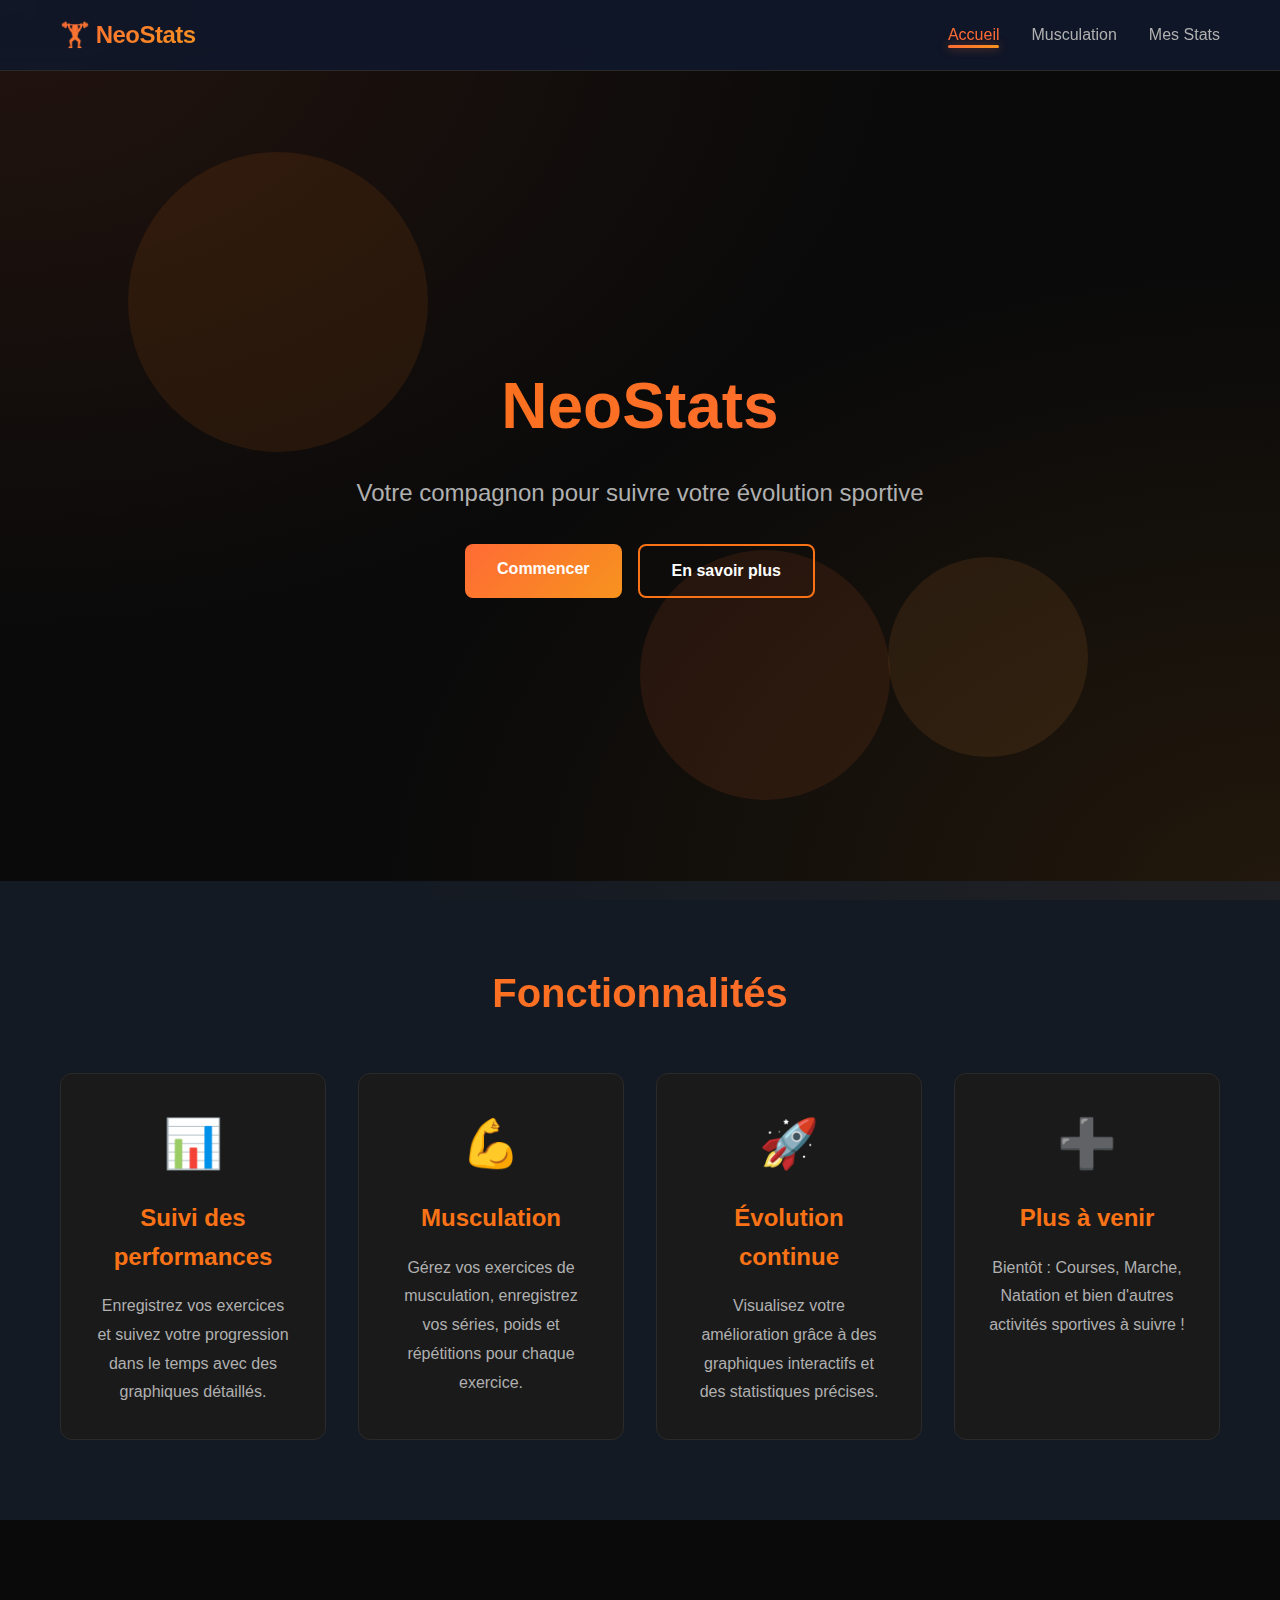
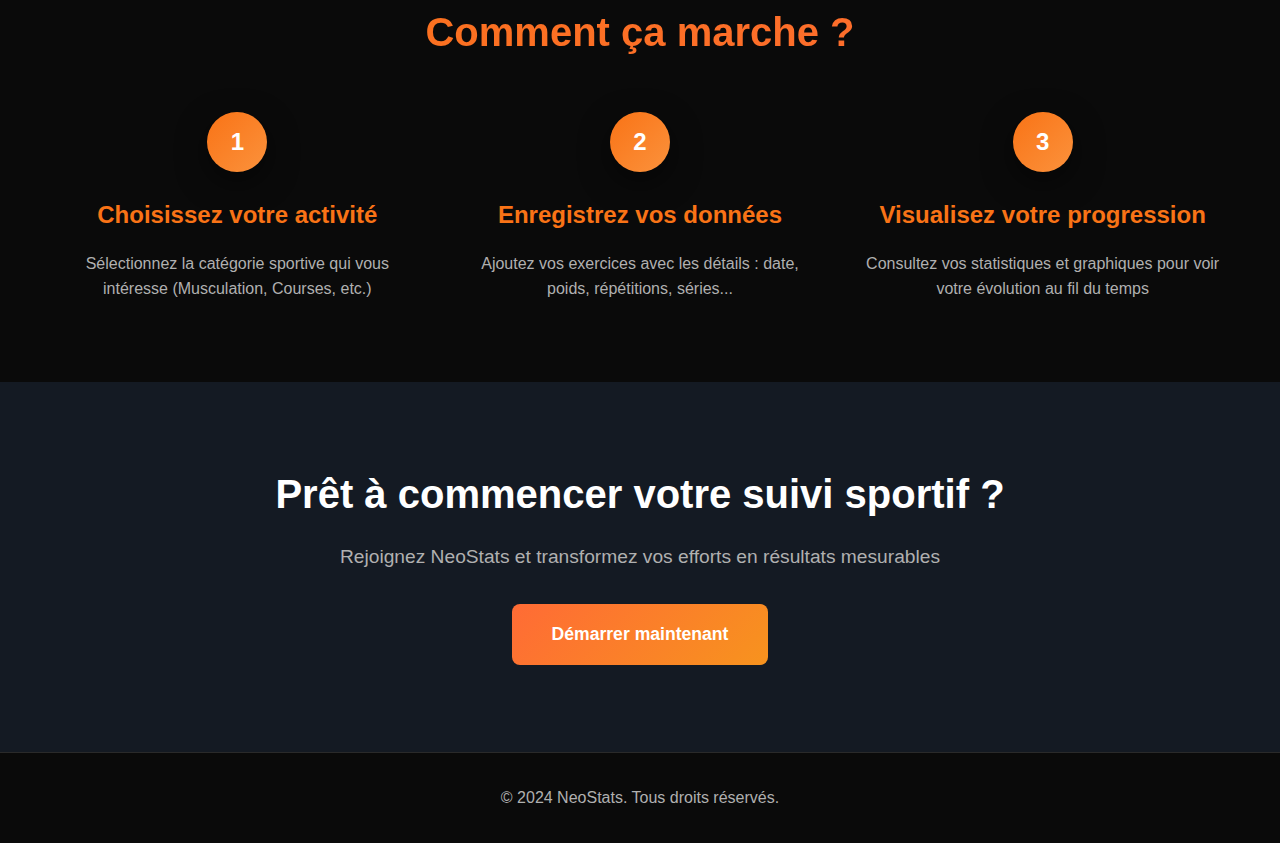
<file: index.html>
<!DOCTYPE html>
<html lang="fr">
  <head>
    <meta charset="UTF-8" />
    <meta name="viewport" content="width=device-width, initial-scale=1.0" />
    <title>NeoStats - Suivez votre évolution sportive</title>
    <link rel="stylesheet" href="css/style.css" />
  </head>
  <body>
    <!-- Navigation -->
    <nav class="navbar">
      <div class="container">
        <div class="nav-brand">
          <a href="index.html">
            <h1>🏋️ NeoStats</h1>
          </a>
        </div>
        <button
          class="mobile-menu-toggle"
          id="mobileMenuToggle"
          aria-label="Menu"
        >
          ☰
        </button>
        <ul class="nav-menu" id="navMenu">
          <li><a href="index.html" class="active">Accueil</a></li>
          <li><a href="musculation.html">Musculation</a></li>
          <li><a href="mes-stats.html">Mes Stats</a></li>
        </ul>
      </div>
    </nav>

    <!-- Hero Section -->
    <section class="hero">
      <div class="hero-content">
        <h1 class="hero-title fade-in">NeoStats</h1>
        <p class="hero-subtitle fade-in-delay">
          Votre compagnon pour suivre votre évolution sportive
        </p>
        <div class="hero-buttons fade-in-delay-2">
          <a href="musculation.html" class="btn btn-primary">Commencer</a>
          <a href="#features" class="btn btn-secondary">En savoir plus</a>
        </div>
      </div>
      <div class="hero-background">
        <div class="floating-shapes">
          <div class="shape shape-1"></div>
          <div class="shape shape-2"></div>
          <div class="shape shape-3"></div>
        </div>
      </div>
    </section>

    <!-- Features Section -->
    <section id="features" class="features">
      <div class="container">
        <h2 class="section-title">Fonctionnalités</h2>
        <div class="features-grid">
          <div class="feature-card slide-up">
            <div class="feature-icon">📊</div>
            <h3>Suivi des performances</h3>
            <p>
              Enregistrez vos exercices et suivez votre progression dans le
              temps avec des graphiques détaillés.
            </p>
          </div>
          <div class="feature-card slide-up-delay">
            <div class="feature-icon">💪</div>
            <h3>Musculation</h3>
            <p>
              Gérez vos exercices de musculation, enregistrez vos séries, poids
              et répétitions pour chaque exercice.
            </p>
          </div>
          <div class="feature-card slide-up-delay-2">
            <div class="feature-icon">🚀</div>
            <h3>Évolution continue</h3>
            <p>
              Visualisez votre amélioration grâce à des graphiques interactifs
              et des statistiques précises.
            </p>
          </div>
          <div class="feature-card slide-up-delay-3">
            <div class="feature-icon">➕</div>
            <h3>Plus à venir</h3>
            <p>
              Bientôt : Courses, Marche, Natation et bien d'autres activités
              sportives à suivre !
            </p>
          </div>
        </div>
      </div>
    </section>

    <!-- How it works -->
    <section class="how-it-works">
      <div class="container">
        <h2 class="section-title">Comment ça marche ?</h2>
        <div class="steps">
          <div class="step">
            <div class="step-number">1</div>
            <h3>Choisissez votre activité</h3>
            <p>
              Sélectionnez la catégorie sportive qui vous intéresse
              (Musculation, Courses, etc.)
            </p>
          </div>
          <div class="step">
            <div class="step-number">2</div>
            <h3>Enregistrez vos données</h3>
            <p>
              Ajoutez vos exercices avec les détails : date, poids, répétitions,
              séries...
            </p>
          </div>
          <div class="step">
            <div class="step-number">3</div>
            <h3>Visualisez votre progression</h3>
            <p>
              Consultez vos statistiques et graphiques pour voir votre évolution
              au fil du temps
            </p>
          </div>
        </div>
      </div>
    </section>

    <!-- CTA Section -->
    <section class="cta">
      <div class="container">
        <h2>Prêt à commencer votre suivi sportif ?</h2>
        <p>
          Rejoignez NeoStats et transformez vos efforts en résultats mesurables
        </p>
        <a href="musculation.html" class="btn btn-primary btn-large"
          >Démarrer maintenant</a
        >
      </div>
    </section>

    <!-- Footer -->
    <footer class="footer">
      <div class="container">
        <p>&copy; 2024 NeoStats. Tous droits réservés.</p>
      </div>
    </footer>

    <script src="js/app.js"></script>
  </body>
</html>
</file>
<file: css/style.css>
/* Reset & Base Styles */
* {
  margin: 0;
  padding: 0;
  box-sizing: border-box;
}

:root {
  --primary-color: #f97316;
  --primary-dark: #ea580c;
  --secondary-color: #fb923c;
  --accent-color: #ff6b35;
  --gym-orange: #ff6b35;
  --gym-red: #ff4757;
  --gym-yellow: #ffa502;
  --bg-dark: #0a0a0a;
  --bg-card: #1a1a1a;
  --bg-card-hover: #252525;
  --text-primary: #ffffff;
  --text-secondary: #b0b0b0;
  --border-color: #2a2a2a;
  --success-color: #2ed573;
  --warning-color: #ffa502;
  --danger-color: #ff4757;
  --shadow: 0 10px 30px rgba(0, 0, 0, 0.5);
  --shadow-lg: 0 20px 50px rgba(0, 0, 0, 0.7);
  --gym-gradient: linear-gradient(135deg, #ff6b35 0%, #f7931e 100%);
  --gym-gradient-dark: linear-gradient(135deg, #ea580c 0%, #dc2626 100%);
}

body {
  font-family: "Inter", -apple-system, BlinkMacSystemFont, "Segoe UI", Roboto,
    Oxygen, Ubuntu, Cantarell, sans-serif;
  background: var(--bg-dark);
  background-image: radial-gradient(
      at 0% 0%,
      rgba(255, 107, 53, 0.1) 0px,
      transparent 50%
    ),
    radial-gradient(at 100% 100%, rgba(247, 147, 30, 0.1) 0px, transparent 50%);
  background-attachment: fixed;
  color: var(--text-primary);
  line-height: 1.6;
  min-height: 100vh;
}

.container {
  max-width: 1200px;
  margin: 0 auto;
  padding: 0 20px;
}

/* Navigation */
.navbar {
  background: rgba(15, 23, 42, 0.9);
  backdrop-filter: blur(10px);
  padding: 1rem 0;
  position: sticky;
  top: 0;
  z-index: 1000;
  border-bottom: 1px solid var(--border-color);
}

.navbar .container {
  display: flex;
  justify-content: space-between;
  align-items: center;
}

.nav-brand a {
  text-decoration: none;
  color: inherit;
  display: block;
  cursor: pointer;
  transition: transform 0.2s ease;
}

.nav-brand a:hover {
  transform: scale(1.05);
}

.nav-brand h1 {
  font-size: 1.5rem;
  font-weight: 800;
  background: var(--gym-gradient);
  -webkit-background-clip: text;
  -webkit-text-fill-color: transparent;
  background-clip: text;
  letter-spacing: -0.5px;
  margin: 0;
}

.nav-menu {
  display: flex;
  list-style: none;
  gap: 2rem;
}

.nav-menu a {
  color: var(--text-secondary);
  text-decoration: none;
  font-weight: 500;
  transition: color 0.3s;
  position: relative;
}

/* Mobile Menu Toggle */
.mobile-menu-toggle {
  display: none;
  background: transparent;
  border: 2px solid var(--gym-orange);
  border-radius: 8px;
  color: var(--gym-orange);
  font-size: 1.5rem;
  padding: 0.5rem 0.75rem;
  cursor: pointer;
  transition: all 0.3s;
}

.mobile-menu-toggle:hover {
  background: rgba(255, 107, 53, 0.1);
}

.mobile-menu-toggle.active {
  background: var(--gym-orange);
  color: white;
}

.nav-menu a:hover,
.nav-menu a.active {
  color: var(--gym-orange);
}

.nav-menu a.active::after {
  content: "";
  position: absolute;
  bottom: -5px;
  left: 0;
  width: 100%;
  height: 3px;
  background: var(--gym-gradient);
  border-radius: 2px;
  box-shadow: 0 0 10px rgba(255, 107, 53, 0.5);
}

/* Hero Section */
.hero {
  position: relative;
  min-height: 90vh;
  display: flex;
  align-items: center;
  justify-content: center;
  overflow: hidden;
  padding: 4rem 0;
}

.hero-background {
  position: absolute;
  top: 0;
  left: 0;
  width: 100%;
  height: 100%;
  z-index: 0;
}

.floating-shapes {
  position: relative;
  width: 100%;
  height: 100%;
}

.shape {
  position: absolute;
  border-radius: 50%;
  opacity: 0.1;
  animation: float 20s infinite ease-in-out;
}

.shape-1 {
  width: 300px;
  height: 300px;
  background: var(--primary-color);
  top: 10%;
  left: 10%;
  animation-delay: 0s;
}

.shape-2 {
  width: 200px;
  height: 200px;
  background: var(--secondary-color);
  top: 60%;
  right: 15%;
  animation-delay: 5s;
}

.shape-3 {
  width: 250px;
  height: 250px;
  background: var(--accent-color);
  bottom: 10%;
  left: 50%;
  animation-delay: 10s;
}

@keyframes float {
  0%,
  100% {
    transform: translate(0, 0) rotate(0deg);
  }
  33% {
    transform: translate(30px, -30px) rotate(120deg);
  }
  66% {
    transform: translate(-20px, 20px) rotate(240deg);
  }
}

.hero-content {
  position: relative;
  z-index: 1;
  text-align: center;
  max-width: 800px;
  padding: 0 20px;
}

.hero-title {
  font-size: 4rem;
  font-weight: 800;
  margin-bottom: 1rem;
  background: linear-gradient(
    135deg,
    var(--primary-color),
    var(--accent-color)
  );
  -webkit-background-clip: text;
  -webkit-text-fill-color: transparent;
  background-clip: text;
}

.hero-subtitle {
  font-size: 1.5rem;
  color: var(--text-secondary);
  margin-bottom: 2rem;
}

.hero-buttons {
  display: flex;
  gap: 1rem;
  justify-content: center;
  flex-wrap: wrap;
}

/* Buttons */
.btn {
  padding: 0.75rem 2rem;
  border: none;
  border-radius: 8px;
  font-size: 1rem;
  font-weight: 600;
  cursor: pointer;
  text-decoration: none;
  display: inline-block;
  transition: all 0.3s;
  position: relative;
  overflow: hidden;
}

.btn-primary {
  background: var(--gym-gradient);
  color: white;
}

.btn-primary:hover {
  transform: translateY(-2px);
  box-shadow: 0 10px 30px rgba(255, 107, 53, 0.3);
}

.btn-secondary {
  background: transparent;
  color: var(--text-primary);
  border: 2px solid var(--primary-color);
}

.btn-secondary:hover {
  background: var(--primary-color);
  transform: translateY(-2px);
}

.btn-large {
  padding: 1rem 2.5rem;
  font-size: 1.1rem;
}

.btn-danger {
  background: var(--gym-gradient-dark);
  color: white;
  padding: 0.5rem 1rem;
  font-size: 0.875rem;
  border-radius: 8px;
  font-weight: 600;
  border: none;
  cursor: pointer;
  transition: all 0.3s;
}

.btn-danger:hover {
  transform: translateY(-2px);
  box-shadow: 0 4px 15px rgba(255, 71, 87, 0.4);
}

/* Animations */
.fade-in {
  animation: fadeIn 1s ease-in;
}

.fade-in-delay {
  animation: fadeIn 1s ease-in 0.3s both;
}

.fade-in-delay-2 {
  animation: fadeIn 1s ease-in 0.6s both;
}

@keyframes fadeIn {
  from {
    opacity: 0;
    transform: translateY(20px);
  }
  to {
    opacity: 1;
    transform: translateY(0);
  }
}

.slide-up {
  animation: slideUp 0.6s ease-out;
}

.slide-up-delay {
  animation: slideUp 0.6s ease-out 0.2s both;
}

.slide-up-delay-2 {
  animation: slideUp 0.6s ease-out 0.4s both;
}

.slide-up-delay-3 {
  animation: slideUp 0.6s ease-out 0.6s both;
}

@keyframes slideUp {
  from {
    opacity: 0;
    transform: translateY(40px);
  }
  to {
    opacity: 1;
    transform: translateY(0);
  }
}

/* Features Section */
.features {
  padding: 5rem 0;
  background: rgba(30, 41, 59, 0.5);
}

.section-title {
  text-align: center;
  font-size: 2.5rem;
  margin-bottom: 3rem;
  background: linear-gradient(
    135deg,
    var(--primary-color),
    var(--accent-color)
  );
  -webkit-background-clip: text;
  -webkit-text-fill-color: transparent;
  background-clip: text;
}

.features-grid {
  display: grid;
  grid-template-columns: repeat(auto-fit, minmax(250px, 1fr));
  gap: 2rem;
}

.feature-card {
  background: var(--bg-card);
  padding: 2rem;
  border-radius: 12px;
  text-align: center;
  transition: all 0.3s;
  border: 1px solid var(--border-color);
}

.feature-card:hover {
  transform: translateY(-10px);
  background: var(--bg-card-hover);
  box-shadow: var(--shadow-lg);
  border-color: var(--primary-color);
}

.feature-icon {
  font-size: 3rem;
  margin-bottom: 1rem;
}

.feature-card h3 {
  font-size: 1.5rem;
  margin-bottom: 1rem;
  color: var(--primary-color);
}

.feature-card p {
  color: var(--text-secondary);
  line-height: 1.8;
}

/* How it works */
.how-it-works {
  padding: 5rem 0;
}

.steps {
  display: grid;
  grid-template-columns: repeat(auto-fit, minmax(300px, 1fr));
  gap: 3rem;
  margin-top: 3rem;
}

.step {
  text-align: center;
  position: relative;
}

.step-number {
  width: 60px;
  height: 60px;
  background: linear-gradient(
    135deg,
    var(--primary-color),
    var(--secondary-color)
  );
  border-radius: 50%;
  display: flex;
  align-items: center;
  justify-content: center;
  font-size: 1.5rem;
  font-weight: bold;
  margin: 0 auto 1.5rem;
  box-shadow: var(--shadow);
}

.step h3 {
  font-size: 1.5rem;
  margin-bottom: 1rem;
  color: var(--primary-color);
}

.step p {
  color: var(--text-secondary);
}

/* CTA Section */
.cta {
  padding: 5rem 0;
  background: rgba(30, 41, 59, 0.5);
  text-align: center;
}

.cta h2 {
  font-size: 2.5rem;
  margin-bottom: 1rem;
}

.cta p {
  font-size: 1.2rem;
  color: var(--text-secondary);
  margin-bottom: 2rem;
}

/* Footer */
.footer {
  background: var(--bg-dark);
  padding: 2rem 0;
  text-align: center;
  border-top: 1px solid var(--border-color);
}

.footer p {
  color: var(--text-secondary);
}

/* Main Content (Musculation page) */
.main-content {
  padding: 3rem 0;
  min-height: calc(100vh - 200px);
}

/* Page Header */
.page-header {
  margin-bottom: 3rem;
  text-align: center;
}

.page-title {
  font-size: 3rem;
  font-weight: 900;
  margin-bottom: 0.5rem;
  background: var(--gym-gradient);
  -webkit-background-clip: text;
  -webkit-text-fill-color: transparent;
  background-clip: text;
  letter-spacing: -1px;
}

.page-subtitle {
  font-size: 1.2rem;
  color: var(--text-secondary);
  font-weight: 400;
}

/* Section Headers */
.section-header {
  margin-bottom: 2rem;
  padding-bottom: 1rem;
  border-bottom: 2px solid var(--border-color);
  display: flex;
  justify-content: space-between;
  align-items: flex-start;
  gap: 1rem;
  flex-wrap: wrap;
}

.section-header > div:first-child {
  flex: 1;
  min-width: 0;
}

.section-header h2 {
  font-size: 1.8rem;
  font-weight: 700;
  margin-bottom: 0.5rem;
  background: var(--gym-gradient);
  -webkit-background-clip: text;
  -webkit-text-fill-color: transparent;
  background-clip: text;
}

.section-header p {
  color: var(--text-secondary);
  font-size: 1rem;
  margin: 0;
}

.section-header-small {
  margin-bottom: 1.5rem;
}

.section-header-small h3 {
  font-size: 1.5rem;
  font-weight: 700;
  color: var(--gym-orange);
}

.section-label {
  display: block;
  font-size: 1rem;
  font-weight: 600;
  color: var(--text-primary);
  margin-bottom: 1rem;
}

/* Add Stats Section */
.add-stats-section {
  background: linear-gradient(145deg, #1a1a1a 0%, #151515 100%);
  padding: 2.5rem;
  border-radius: 20px;
  margin-bottom: 3rem;
  border: 1px solid var(--border-color);
  box-shadow: var(--shadow-lg);
  position: relative;
  overflow: hidden;
}

.add-stats-section::before {
  content: "";
  position: absolute;
  top: 0;
  left: 0;
  right: 0;
  height: 4px;
  background: var(--gym-gradient);
}

.stats-form {
  display: flex;
  flex-direction: column;
  gap: 2rem;
}

/* Modern Input Groups */
.input-group-modern {
  display: flex;
  align-items: flex-start;
  gap: 1rem;
  background: rgba(255, 255, 255, 0.02);
  padding: 1rem;
  border-radius: 12px;
  border: 1px solid var(--border-color);
  transition: all 0.3s;
}

.input-group-modern:focus-within {
  border-color: var(--gym-orange);
  background: rgba(255, 107, 53, 0.05);
  box-shadow: 0 0 0 3px rgba(255, 107, 53, 0.1);
}

.input-icon {
  font-size: 1.5rem;
  flex-shrink: 0;
  margin-top: 0.25rem;
}

.input-wrapper {
  flex: 1;
  display: flex;
  flex-direction: column;
  gap: 0.5rem;
}

.input-wrapper label {
  font-size: 0.875rem;
  font-weight: 600;
  color: var(--text-secondary);
  text-transform: uppercase;
  letter-spacing: 0.5px;
}

.input-wrapper input,
.input-wrapper select {
  padding: 0.875rem 1rem;
  border: none;
  border-radius: 8px;
  background: rgba(0, 0, 0, 0.3);
  color: var(--text-primary);
  font-size: 1rem;
  font-weight: 500;
  transition: all 0.3s;
  width: 100%;
}

.input-wrapper input:focus,
.input-wrapper select:focus {
  outline: none;
  background: rgba(0, 0, 0, 0.5);
}

/* Muscle Group Selection */
.muscle-group-selection-section {
  margin: 1.5rem 0;
}

.muscle-group-grid {
  display: grid;
  grid-template-columns: repeat(auto-fill, minmax(160px, 1fr));
  gap: 1.25rem;
  margin-top: 1rem;
}

.muscle-group-card {
  position: relative;
  background: linear-gradient(145deg, #1f1f1f 0%, #151515 100%);
  border: 2px solid var(--border-color);
  border-radius: 16px;
  padding: 2rem 1.5rem;
  text-align: center;
  cursor: pointer;
  transition: all 0.3s;
  overflow: hidden;
}

.muscle-group-card::before {
  content: "";
  position: absolute;
  top: 0;
  left: 0;
  right: 0;
  bottom: 0;
  background: var(--gym-gradient);
  opacity: 0;
  transition: opacity 0.3s;
}

.muscle-group-card:hover {
  transform: translateY(-8px);
  border-color: var(--group-color, var(--gym-orange));
  box-shadow: 0 15px 40px rgba(255, 107, 53, 0.25);
}

.muscle-group-card[data-muscle-group="triceps"]:hover {
  border-color: #ff6b35;
  box-shadow: 0 15px 40px rgba(255, 107, 53, 0.25);
}

.muscle-group-card[data-muscle-group="biceps"]:hover {
  border-color: #ffa502;
  box-shadow: 0 15px 40px rgba(255, 165, 2, 0.25);
}

.muscle-group-card[data-muscle-group="pectoraux"]:hover {
  border-color: #2ed573;
  box-shadow: 0 15px 40px rgba(46, 213, 115, 0.25);
}

.muscle-group-card[data-muscle-group="dos"]:hover {
  border-color: #5352ed;
  box-shadow: 0 15px 40px rgba(83, 82, 237, 0.25);
}

.muscle-group-card[data-muscle-group="epaules"]:hover {
  border-color: #ff4757;
  box-shadow: 0 15px 40px rgba(255, 71, 87, 0.25);
}

.muscle-group-card[data-muscle-group="quadriceps"]:hover {
  border-color: #5f27cd;
  box-shadow: 0 15px 40px rgba(95, 39, 205, 0.25);
}

.muscle-group-card[data-muscle-group="ischio-jambiers"]:hover {
  border-color: #a55eea;
  box-shadow: 0 15px 40px rgba(165, 94, 234, 0.25);
}

.muscle-group-card[data-muscle-group="mollets"]:hover {
  border-color: #26de81;
  box-shadow: 0 15px 40px rgba(38, 222, 129, 0.25);
}

.muscle-group-card[data-muscle-group="favoris"]:hover {
  border-color: #ffd700;
  box-shadow: 0 15px 40px rgba(255, 215, 0, 0.25);
}

.muscle-group-card[data-muscle-group="abdominaux"]:hover {
  border-color: #00d2d3;
  box-shadow: 0 15px 40px rgba(0, 210, 211, 0.25);
}

.muscle-group-card:hover::before {
  opacity: 0.1;
}

.muscle-group-card.selected {
  box-shadow: 0 0 30px rgba(255, 107, 53, 0.5);
}

.muscle-group-card[data-muscle-group="triceps"].selected {
  border-color: #ff6b35;
  background: linear-gradient(
    145deg,
    rgba(255, 107, 53, 0.15) 0%,
    rgba(255, 107, 53, 0.05) 100%
  );
  box-shadow: 0 0 30px rgba(255, 107, 53, 0.5);
}

.muscle-group-card[data-muscle-group="biceps"].selected {
  border-color: #ffa502;
  background: linear-gradient(
    145deg,
    rgba(255, 165, 2, 0.15) 0%,
    rgba(255, 165, 2, 0.05) 100%
  );
  box-shadow: 0 0 30px rgba(255, 165, 2, 0.5);
}

.muscle-group-card[data-muscle-group="pectoraux"].selected {
  border-color: #2ed573;
  background: linear-gradient(
    145deg,
    rgba(46, 213, 115, 0.15) 0%,
    rgba(46, 213, 115, 0.05) 100%
  );
  box-shadow: 0 0 30px rgba(46, 213, 115, 0.5);
}

.muscle-group-card[data-muscle-group="dos"].selected {
  border-color: #5352ed;
  background: linear-gradient(
    145deg,
    rgba(83, 82, 237, 0.15) 0%,
    rgba(83, 82, 237, 0.05) 100%
  );
  box-shadow: 0 0 30px rgba(83, 82, 237, 0.5);
}

.muscle-group-card[data-muscle-group="epaules"].selected {
  border-color: #ff4757;
  background: linear-gradient(
    145deg,
    rgba(255, 71, 87, 0.15) 0%,
    rgba(255, 71, 87, 0.05) 100%
  );
  box-shadow: 0 0 30px rgba(255, 71, 87, 0.5);
}

.muscle-group-card[data-muscle-group="quadriceps"].selected {
  border-color: #5f27cd;
  background: linear-gradient(
    145deg,
    rgba(95, 39, 205, 0.15) 0%,
    rgba(95, 39, 205, 0.05) 100%
  );
  box-shadow: 0 0 30px rgba(95, 39, 205, 0.5);
}

.muscle-group-card[data-muscle-group="ischio-jambiers"].selected {
  border-color: #a55eea;
  background: linear-gradient(
    145deg,
    rgba(165, 94, 234, 0.15) 0%,
    rgba(165, 94, 234, 0.05) 100%
  );
  box-shadow: 0 0 30px rgba(165, 94, 234, 0.5);
}

.muscle-group-card[data-muscle-group="mollets"].selected {
  border-color: #26de81;
  background: linear-gradient(
    145deg,
    rgba(38, 222, 129, 0.15) 0%,
    rgba(38, 222, 129, 0.05) 100%
  );
  box-shadow: 0 0 30px rgba(38, 222, 129, 0.5);
}

.muscle-group-card[data-muscle-group="favoris"].selected {
  border-color: #ffd700;
  background: linear-gradient(
    145deg,
    rgba(255, 215, 0, 0.15) 0%,
    rgba(255, 215, 0, 0.05) 100%
  );
  box-shadow: 0 0 30px rgba(255, 215, 0, 0.5);
}

.muscle-group-card[data-muscle-group="abdominaux"].selected {
  border-color: #00d2d3;
  background: linear-gradient(
    145deg,
    rgba(0, 210, 211, 0.15) 0%,
    rgba(0, 210, 211, 0.05) 100%
  );
  box-shadow: 0 0 30px rgba(0, 210, 211, 0.5);
}

.muscle-group-card.selected::before {
  opacity: 0.2;
}

.muscle-group-icon {
  font-size: 3.5rem;
  margin-bottom: 0.75rem;
  position: relative;
  z-index: 1;
  display: block;
  filter: drop-shadow(0 4px 8px rgba(0, 0, 0, 0.3));
}

.muscle-group-name {
  font-size: 1.1rem;
  font-weight: 700;
  color: var(--text-primary);
  position: relative;
  z-index: 1;
  margin: 0 0 0.5rem 0;
}

.exercise-count {
  font-size: 0.75rem;
  color: var(--text-secondary);
  position: relative;
  z-index: 1;
  font-weight: 500;
  text-transform: uppercase;
  letter-spacing: 0.5px;
}

/* Exercise Selection */
.exercise-selection-section {
  margin: 1.5rem 0;
  animation: slideDown 0.4s ease-out;
}

/* Exercise Sort/Filter Controls */
.exercise-sort-filter {
  display: flex;
  align-items: center;
  gap: 1rem;
  margin-top: 1rem;
  margin-bottom: 1rem;
  padding: 1rem;
  background: rgba(0, 0, 0, 0.3);
  border-radius: 12px;
  border: 1px solid var(--border-color);
  flex-wrap: wrap;
}

.sort-filter-label {
  font-weight: 600;
  color: var(--text-primary);
  font-size: 0.875rem;
}

.sort-filter-buttons {
  display: flex;
  gap: 0.5rem;
  flex-wrap: wrap;
  flex: 1;
}

.sort-filter-btn {
  padding: 0.5rem 1rem;
  border: 2px solid var(--border-color);
  border-radius: 8px;
  background: rgba(0, 0, 0, 0.3);
  color: var(--text-secondary);
  font-weight: 600;
  font-size: 0.875rem;
  cursor: pointer;
  transition: all 0.3s;
  white-space: nowrap;
}

.sort-filter-btn:hover {
  border-color: var(--gym-orange);
  color: var(--text-primary);
  background: rgba(255, 107, 53, 0.1);
  transform: translateY(-2px);
}

.sort-filter-btn.active {
  border-color: var(--gym-orange);
  background: var(--gym-orange);
  color: white;
  box-shadow: 0 4px 12px rgba(255, 107, 53, 0.3);
}

.exercise-grid {
  display: grid;
  grid-template-columns: repeat(auto-fill, minmax(140px, 1fr));
  gap: 1rem;
  margin-top: 1rem;
}

.exercise-card {
  position: relative;
  background: linear-gradient(145deg, #1f1f1f 0%, #151515 100%);
  border: 2px solid var(--border-color);
  border-radius: 12px;
  padding: 1.5rem 1rem;
  text-align: center;
  cursor: pointer;
  transition: all 0.3s;
  overflow: hidden;
}

.exercise-card::before {
  content: "";
  position: absolute;
  top: 0;
  left: 0;
  right: 0;
  bottom: 0;
  background: var(--gym-gradient);
  opacity: 0;
  transition: opacity 0.3s;
}

.exercise-card:hover {
  transform: translateY(-5px);
  border-color: var(--gym-orange);
  box-shadow: 0 10px 30px rgba(255, 107, 53, 0.3);
}

.exercise-card:hover::before {
  opacity: 0.1;
}

.exercise-card.selected {
  border-color: var(--gym-orange);
  background: linear-gradient(145deg, #2a1a0f 0%, #1a0f0a 100%);
  box-shadow: 0 0 20px rgba(255, 107, 53, 0.4);
}

.exercise-card.selected::before {
  opacity: 0.15;
}

.exercise-icon {
  font-size: 2.5rem;
  margin-bottom: 0.5rem;
  position: relative;
  z-index: 1;
  display: block;
}

.exercise-icon-container {
  position: relative;
  display: inline-block;
  width: 100%;
}

.exercise-image-container {
  width: 100%;
  height: 140px;
  margin-bottom: 0.75rem;
  position: relative;
  overflow: hidden;
  border-radius: 8px;
  background: rgba(0, 0, 0, 0.3);
  display: flex;
  align-items: center;
  justify-content: center;
}

.favorite-star {
  position: absolute;
  top: 0.5rem;
  right: 0.5rem;
  font-size: 1.5rem;
  cursor: pointer;
  z-index: 10;
  transition: all 0.2s ease;
  background: rgba(0, 0, 0, 0.6);
  border-radius: 50%;
  width: 2rem;
  height: 2rem;
  display: flex;
  align-items: center;
  justify-content: center;
  line-height: 1;
  padding: 0;
  margin: 0;
  user-select: none;
  text-align: center;
  box-sizing: border-box;
  flex-shrink: 0;
}

.favorite-star::before {
  content: "";
  display: inline-block;
  vertical-align: middle;
  height: 100%;
}

.favorite-star:active {
  transform: scale(0.9) !important;
  background: rgba(0, 0, 0, 0.9);
}

.favorite-star:hover {
  transform: scale(1.15);
  background: rgba(0, 0, 0, 0.8);
}

.favorite-star.active {
  color: #ffd700;
  text-shadow: 0 0 10px rgba(255, 215, 0, 0.8);
}

.exercise-image {
  width: 100%;
  height: 100%;
  object-fit: cover;
  transition: transform 0.3s ease;
}

.exercise-card:hover .exercise-image {
  transform: scale(1.1);
}

.exercise-image-container .fallback-icon {
  position: absolute;
  top: 50%;
  left: 50%;
  transform: translate(-50%, -50%);
  margin: 0;
}

.exercise-name {
  font-size: 0.875rem;
  font-weight: 600;
  color: var(--text-primary);
  position: relative;
  z-index: 1;
  margin: 0;
  line-height: 1.3;
}

.custom-exercise-group {
  margin-top: 1rem;
  animation: slideDown 0.3s ease-out;
}

/* Selected Exercise Preview */
.selected-exercise-preview {
  margin: 2rem 0;
  padding: 2rem;
  background: linear-gradient(
    145deg,
    rgba(255, 107, 53, 0.15) 0%,
    rgba(247, 147, 30, 0.1) 100%
  );
  border: 2px solid rgba(255, 107, 53, 0.4);
  border-radius: 20px;
  text-align: center;
  animation: slideDown 0.4s ease-out;
  box-shadow: 0 10px 40px rgba(255, 107, 53, 0.2);
}

.preview-image-container {
  width: 100%;
  max-width: 500px;
  height: 300px;
  margin: 0 auto 1.5rem;
  border-radius: 12px;
  overflow: hidden;
  background: rgba(0, 0, 0, 0.4);
  display: flex;
  align-items: center;
  justify-content: center;
  box-shadow: 0 10px 30px rgba(0, 0, 0, 0.5);
}

.preview-exercise-image {
  width: 100%;
  height: 100%;
  object-fit: contain;
  background: transparent;
}

.preview-exercise-icon {
  font-size: 8rem;
  opacity: 0.8;
}

.preview-exercise-name {
  font-size: 1.5rem;
  font-weight: 700;
  color: var(--gym-orange);
  margin: 0 0 1rem 0;
  text-align: center;
}

.preview-muscle-zone {
  display: flex;
  align-items: center;
  justify-content: center;
  gap: 0.5rem;
  padding: 0.75rem 1.5rem;
  background: rgba(255, 107, 53, 0.2);
  border: 1px solid rgba(255, 107, 53, 0.4);
  border-radius: 25px;
  margin-top: 1rem;
  font-size: 1rem;
  font-weight: 600;
  color: var(--gym-orange);
}

.preview-muscle-zone-icon {
  font-size: 1.25rem;
}

.preview-muscle-zone-text {
  color: var(--text-primary);
}

/* Variant Selector Modal */
.variant-selector-modal {
  display: none;
  position: fixed;
  top: 0;
  left: 0;
  width: 100%;
  height: 100%;
  background: rgba(0, 0, 0, 0.8);
  z-index: 10000;
  align-items: center;
  justify-content: center;
  animation: fadeIn 0.3s ease-out;
}

.variant-selector-content {
  background: var(--bg-card);
  border-radius: 20px;
  padding: 2rem;
  max-width: 500px;
  width: 90%;
  border: 2px solid var(--gym-orange);
  box-shadow: var(--shadow-lg);
  animation: slideUp 0.3s ease-out;
}

.variant-selector-content h3 {
  color: var(--gym-orange);
  margin-bottom: 0.5rem;
  font-size: 1.5rem;
}

.variant-selector-content p {
  color: var(--text-secondary);
  margin-bottom: 1.5rem;
  font-size: 0.95rem;
}

.variant-options {
  display: flex;
  flex-direction: column;
  gap: 1rem;
  margin-bottom: 1.5rem;
}

.variant-option {
  display: flex;
  align-items: center;
  gap: 1rem;
  padding: 1rem 1.5rem;
  background: rgba(255, 107, 53, 0.1);
  border: 2px solid rgba(255, 107, 53, 0.3);
  border-radius: 12px;
  cursor: pointer;
  transition: all 0.3s ease;
}

.variant-option:hover {
  background: rgba(255, 107, 53, 0.2);
  border-color: var(--gym-orange);
  transform: translateX(5px);
}

.variant-option-icon {
  font-size: 2rem;
  min-width: 3rem;
  text-align: center;
}

.variant-option-text {
  flex: 1;
}

.variant-option-label {
  color: var(--text-primary);
  font-weight: 600;
  font-size: 1.1rem;
  margin-bottom: 0.25rem;
}

.variant-option-description {
  color: var(--text-secondary);
  font-size: 0.9rem;
}

.variant-cancel-btn {
  width: 100%;
  padding: 0.75rem;
  background: var(--bg-card-hover);
  border: 2px solid var(--border-color);
  border-radius: 10px;
  color: var(--text-primary);
  font-size: 1rem;
  font-weight: 600;
  cursor: pointer;
  transition: all 0.3s ease;
}

.variant-cancel-btn:hover {
  background: var(--border-color);
  border-color: var(--text-secondary);
}

@keyframes fadeIn {
  from {
    opacity: 0;
  }
  to {
    opacity: 1;
  }
}

@keyframes slideUp {
  from {
    opacity: 0;
    transform: translateY(20px);
  }
  to {
    opacity: 1;
    transform: translateY(0);
  }
}

@keyframes slideInRight {
  from {
    opacity: 0;
    transform: translateX(100%);
  }
  to {
    opacity: 1;
    transform: translateX(0);
  }
}

@keyframes slideOutRight {
  from {
    opacity: 1;
    transform: translateX(0);
  }
  to {
    opacity: 0;
    transform: translateX(100%);
  }
}

@media (max-width: 768px) {
  .preview-image-container {
    height: 200px;
    max-width: 100%;
  }

  .preview-exercise-icon {
    font-size: 5rem;
  }

  .preview-exercise-name {
    font-size: 1.2rem;
  }

  .preview-muscle-zone {
    font-size: 0.9rem;
    padding: 0.5rem 1rem;
  }

  .preview-muscle-zone-icon {
    font-size: 1rem;
  }

  .selected-exercise-preview {
    padding: 1.5rem;
  }

  .variant-selector-content {
    padding: 1.5rem;
    max-width: 95%;
  }

  .variant-selector-content h3 {
    font-size: 1.2rem;
  }

  .variant-option {
    padding: 0.75rem 1rem;
  }

  .variant-option-icon {
    font-size: 1.5rem;
    min-width: 2.5rem;
  }

  .variant-option-label {
    font-size: 1rem;
  }
}

@keyframes slideDown {
  from {
    opacity: 0;
    transform: translateY(-10px);
  }
  to {
    opacity: 1;
    transform: translateY(0);
  }
}

/* Workout Details Grid */
.workout-details-grid {
  display: grid;
  grid-template-columns: repeat(auto-fit, minmax(200px, 1fr));
  gap: 1.5rem;
}

/* Stepper Input */
.input-with-stepper .input-wrapper input {
  text-align: center;
  font-size: 1.25rem;
  font-weight: 700;
  padding: 1rem;
}

.stepper-group {
  display: flex;
  align-items: center;
  gap: 0.5rem;
  background: rgba(0, 0, 0, 0.3);
  border-radius: 10px;
  padding: 0.25rem;
}

.stepper-btn {
  width: 40px;
  height: 40px;
  border: none;
  background: var(--gym-gradient);
  color: white;
  font-size: 1.5rem;
  font-weight: 700;
  border-radius: 8px;
  cursor: pointer;
  transition: all 0.2s;
  display: flex;
  align-items: center;
  justify-content: center;
  flex-shrink: 0;
  min-width: 40px;
  touch-action: manipulation; /* Prevent double-tap zoom */
  -webkit-tap-highlight-color: transparent; /* Remove tap highlight on mobile */
}

.stepper-btn:hover {
  transform: scale(1.1);
  box-shadow: 0 4px 15px rgba(255, 107, 53, 0.4);
}

.stepper-btn:active {
  transform: scale(0.95);
}

.stepper-group input {
  flex: 1;
  background: transparent;
  border: none;
  font-size: 1.25rem;
  font-weight: 700;
  text-align: center;
  min-width: 0;
  touch-action: manipulation;
}

/* Volume Preview */
.volume-preview {
  display: flex;
  align-items: center;
  justify-content: center;
  gap: 1rem;
  padding: 1.5rem;
  background: linear-gradient(
    135deg,
    rgba(255, 107, 53, 0.1) 0%,
    rgba(247, 147, 30, 0.1) 100%
  );
  border: 2px solid rgba(255, 107, 53, 0.3);
  border-radius: 12px;
  margin: 1rem 0;
}

.volume-label {
  font-size: 1rem;
  font-weight: 600;
  color: var(--text-secondary);
  text-transform: uppercase;
  letter-spacing: 1px;
}

.volume-value {
  font-size: 2rem;
  font-weight: 900;
  background: var(--gym-gradient);
  -webkit-background-clip: text;
  -webkit-text-fill-color: transparent;
  background-clip: text;
}

/* Submit Button */
.btn-submit {
  width: 100%;
  padding: 1.25rem 2rem;
  font-size: 1.1rem;
  font-weight: 700;
  background: var(--gym-gradient);
  border: none;
  border-radius: 12px;
  color: white;
  cursor: pointer;
  transition: all 0.3s;
  text-transform: uppercase;
  letter-spacing: 1px;
  box-shadow: 0 10px 30px rgba(255, 107, 53, 0.3);
}

.btn-submit:hover {
  transform: translateY(-3px);
  box-shadow: 0 15px 40px rgba(255, 107, 53, 0.4);
}

.btn-submit:active {
  transform: translateY(-1px);
}

.stats-form .btn {
  margin-top: 0.5rem;
}

/* Stats Display Section */
.stats-display-section {
  margin-top: 3rem;
}

/* Modern Filter Section */
.filter-section-modern {
  display: flex;
  align-items: center;
  gap: 1rem;
  margin-bottom: 2rem;
  flex-wrap: wrap;
}

.filter-label {
  font-weight: 600;
  color: var(--text-secondary);
  font-size: 0.9rem;
  text-transform: uppercase;
  letter-spacing: 1px;
}

.filter-buttons {
  display: flex;
  gap: 0.75rem;
  flex-wrap: wrap;
}

.filter-btn {
  padding: 0.625rem 1.25rem;
  border: 2px solid var(--border-color);
  background: rgba(255, 255, 255, 0.02);
  color: var(--text-secondary);
  border-radius: 20px;
  font-size: 0.875rem;
  font-weight: 600;
  cursor: pointer;
  transition: all 0.3s;
}

.filter-btn:hover {
  border-color: var(--gym-orange);
  color: var(--gym-orange);
  background: rgba(255, 107, 53, 0.1);
}

.filter-btn.active {
  background: var(--gym-gradient);
  border-color: transparent;
  color: white;
  box-shadow: 0 4px 15px rgba(255, 107, 53, 0.3);
}

/* Stats Cards */
.stats-cards {
  display: grid;
  grid-template-columns: repeat(auto-fit, minmax(280px, 1fr));
  gap: 1.5rem;
  margin-bottom: 3rem;
}

.stat-card {
  background: linear-gradient(145deg, #1a1a1a 0%, #151515 100%);
  padding: 2rem;
  border-radius: 16px;
  border: 1px solid var(--border-color);
  transition: all 0.3s;
  position: relative;
  overflow: hidden;
}

.stat-card::before {
  content: "";
  position: absolute;
  top: 0;
  left: 0;
  right: 0;
  height: 3px;
  background: var(--gym-gradient);
  transform: scaleX(0);
  transition: transform 0.3s;
}

.stat-card:hover::before {
  transform: scaleX(1);
}

.stat-card:hover {
  transform: translateY(-8px);
  border-color: var(--gym-orange);
  box-shadow: 0 15px 40px rgba(255, 107, 53, 0.2);
}

.stat-card h3 {
  color: var(--gym-orange);
  margin-bottom: 1.5rem;
  font-size: 1.3rem;
  font-weight: 700;
  display: flex;
  align-items: center;
  gap: 0.5rem;
}

.stat-item {
  display: flex;
  justify-content: space-between;
  align-items: center;
  margin-bottom: 1rem;
  padding: 0.75rem 0;
  border-bottom: 1px solid rgba(255, 255, 255, 0.05);
}

.stat-item:last-child {
  border-bottom: none;
  margin-bottom: 0;
}

.stat-item span:first-child {
  color: var(--text-secondary);
  font-size: 0.9rem;
  font-weight: 500;
}

.stat-value {
  color: var(--text-primary);
  font-weight: 700;
  font-size: 1.1rem;
}

/* Charts Section */
.charts-section {
  background: linear-gradient(145deg, #1a1a1a 0%, #151515 100%);
  padding: 2.5rem;
  border-radius: 20px;
  margin-bottom: 3rem;
  border: 1px solid var(--border-color);
  box-shadow: var(--shadow);
}

.chart-container {
  position: relative;
  height: 400px;
  margin-top: 1rem;
}

/* Stats Table */
.stats-table-container {
  background: linear-gradient(145deg, #1a1a1a 0%, #151515 100%);
  padding: 2.5rem;
  border-radius: 20px;
  border: 1px solid var(--border-color);
  box-shadow: var(--shadow);
}

.table-wrapper {
  overflow-x: auto;
  border-radius: 12px;
}

.stats-table {
  width: 100%;
  border-collapse: collapse;
}

.stats-table th,
.stats-table td {
  padding: 1.25rem 1rem;
  text-align: left;
  border-bottom: 1px solid rgba(255, 255, 255, 0.05);
}

.stats-table th {
  background: rgba(0, 0, 0, 0.3);
  color: var(--gym-orange);
  font-weight: 700;
  font-size: 0.875rem;
  text-transform: uppercase;
  letter-spacing: 1px;
  position: sticky;
  top: 0;
  z-index: 10;
}

.stats-table td {
  color: var(--text-secondary);
  font-weight: 500;
}

.stats-table tr:hover {
  background: rgba(255, 107, 53, 0.05);
}

.stats-table tr:last-child td {
  border-bottom: none;
}

/* Empty State */
.empty-state {
  text-align: center;
  padding: 5rem 2rem;
  background: linear-gradient(145deg, #1a1a1a 0%, #151515 100%);
  border-radius: 20px;
  border: 2px dashed var(--border-color);
  display: flex;
  flex-direction: column;
  align-items: center;
  gap: 1rem;
}

.empty-icon {
  font-size: 4rem;
  margin-bottom: 0;
  opacity: 0.5;
}

.empty-state h3 {
  font-size: 1.5rem;
  font-weight: 700;
  color: var(--text-primary);
  margin-bottom: 0;
  margin-top: 0;
}

.empty-state p {
  font-size: 1rem;
  color: var(--text-secondary);
  margin: 0;
}

.empty-state .refresh-button {
  margin-top: 1rem;
}

.empty-state-icon {
  font-size: 4rem;
  margin-bottom: 1rem;
}

/* Stats Filters Section */
.stats-filters-section {
  background: linear-gradient(145deg, #1a1a1a 0%, #151515 100%);
  padding: 2.5rem;
  border-radius: 20px;
  margin-bottom: 3rem;
  border: 1px solid var(--border-color);
  box-shadow: var(--shadow-lg);
}

.filters-container {
  display: grid;
  grid-template-columns: repeat(auto-fit, minmax(180px, 1fr));
  gap: 1.5rem;
  margin-top: 1.5rem;
  align-items: start;
}

@media (min-width: 1200px) {
  .filters-container {
    grid-template-columns: auto auto 1fr auto;
  }
}

.filter-group {
  display: flex;
  flex-direction: column;
  gap: 0.75rem;
  min-width: 0;
}

.filter-label-spacer {
  opacity: 0;
  pointer-events: none;
  user-select: none;
  height: 1.5rem;
  min-height: 1.5rem;
}

.filter-group-button .btn {
  width: 100%;
  white-space: nowrap;
}

.filter-label {
  display: flex;
  align-items: center;
  gap: 0.5rem;
  font-size: 0.875rem;
  font-weight: 600;
  color: var(--text-secondary);
  text-transform: uppercase;
  letter-spacing: 0.5px;
}

.filter-icon {
  font-size: 1.2rem;
}

.filter-select,
.filter-date-input {
  padding: 0.875rem 1rem;
  border: 1px solid var(--border-color);
  border-radius: 8px;
  background: rgba(0, 0, 0, 0.3);
  color: var(--text-primary);
  font-size: 1rem;
  font-weight: 500;
  transition: all 0.3s;
  width: 100%;
}

.filter-select:focus,
.filter-date-input:focus {
  outline: none;
  border-color: var(--gym-orange);
  background: rgba(0, 0, 0, 0.5);
  box-shadow: 0 0 0 3px rgba(255, 107, 53, 0.1);
}

.date-range-group {
  display: flex;
  align-items: center;
  gap: 0.75rem;
  flex-wrap: wrap;
}

.date-range-group .filter-date-input {
  flex: 1 1 auto;
  min-width: 130px;
  max-width: 180px;
}

.date-separator {
  color: var(--text-secondary);
  font-size: 1.2rem;
}

/* Stats Summary Section */
.stats-summary-section {
  margin-bottom: 3rem;
}

.stats-summary-grid {
  display: grid;
  grid-template-columns: repeat(auto-fit, minmax(200px, 1fr));
  gap: 1.5rem;
}

.summary-card {
  background: linear-gradient(145deg, #1f1f1f 0%, #151515 100%);
  border: 2px solid var(--border-color);
  border-radius: 16px;
  padding: 2rem;
  display: flex;
  align-items: center;
  gap: 1.5rem;
  transition: all 0.3s;
}

.summary-card:hover {
  transform: translateY(-5px);
  border-color: var(--gym-orange);
  box-shadow: 0 10px 30px rgba(255, 107, 53, 0.2);
}

.summary-icon {
  font-size: 3rem;
  flex-shrink: 0;
}

.summary-content {
  flex: 1;
}

.summary-label {
  font-size: 0.875rem;
  font-weight: 600;
  color: var(--text-secondary);
  text-transform: uppercase;
  letter-spacing: 0.5px;
  margin-bottom: 0.5rem;
}

.summary-value {
  font-size: 2rem;
  font-weight: 700;
  color: var(--gym-orange);
}

/* Stats Table Section */
.stats-table-section {
  margin-bottom: 3rem;
}

.stats-table-container {
  overflow-x: auto;
  background: linear-gradient(145deg, #1a1a1a 0%, #151515 100%);
  border-radius: 20px;
  border: 1px solid var(--border-color);
  box-shadow: var(--shadow-lg);
}

.stats-table {
  width: 100%;
  border-collapse: collapse;
}

.stats-table thead {
  background: rgba(255, 107, 53, 0.1);
}

.stats-table th {
  padding: 1.25rem 1rem;
  text-align: left;
  font-weight: 700;
  color: var(--gym-orange);
  text-transform: uppercase;
  font-size: 0.875rem;
  letter-spacing: 0.5px;
  border-bottom: 2px solid var(--border-color);
}

.stats-table td {
  padding: 1rem;
  border-bottom: 1px solid var(--border-color);
  color: var(--text-primary);
}

.stats-table tbody tr:hover {
  background: rgba(255, 107, 53, 0.05);
}

.stats-table tbody tr:last-child td {
  border-bottom: none;
}

.muscle-group-badge {
  display: inline-flex;
  align-items: center;
  gap: 0.5rem;
  padding: 0.375rem 0.75rem;
  border-radius: 8px;
  background: rgba(255, 107, 53, 0.1);
  border: 1px solid var(--border-color);
  font-size: 0.875rem;
  font-weight: 600;
}

.btn-delete {
  background: rgba(255, 71, 87, 0.1);
  border: 1px solid rgba(255, 71, 87, 0.3);
  border-radius: 8px;
  padding: 0.5rem 0.75rem;
  cursor: pointer;
  transition: all 0.3s;
  font-size: 1rem;
}

.btn-delete:hover {
  background: rgba(255, 71, 87, 0.2);
  border-color: rgba(255, 71, 87, 0.5);
  transform: scale(1.1);
}

/* Exercise Stats Section */
.exercise-stats-section {
  margin-bottom: 3rem;
}

.exercise-stats-grid {
  display: grid;
  grid-template-columns: repeat(auto-fill, minmax(350px, 1fr));
  gap: 1.5rem;
}

.exercise-stat-card {
  background: linear-gradient(145deg, #1f1f1f 0%, #151515 100%);
  border: 2px solid var(--border-color);
  border-radius: 16px;
  padding: 2rem;
  transition: all 0.3s;
  cursor: pointer;
}

.exercise-stat-card:hover {
  transform: translateY(-5px);
  border-color: var(--gym-orange);
  box-shadow: 0 10px 30px rgba(255, 107, 53, 0.2);
}

.exercise-stat-header {
  display: flex;
  align-items: flex-start;
  gap: 1rem;
  margin-bottom: 1.5rem;
  padding-bottom: 1rem;
  border-bottom: 1px solid var(--border-color);
}

.exercise-stat-icon {
  font-size: 2.5rem;
  flex-shrink: 0;
}

.exercise-stat-title h3 {
  font-size: 1.25rem;
  font-weight: 700;
  color: var(--text-primary);
  margin-bottom: 0.5rem;
}

.exercise-stat-category {
  display: inline-flex;
  align-items: center;
  gap: 0.375rem;
  padding: 0.25rem 0.75rem;
  border-radius: 8px;
  background: rgba(255, 107, 53, 0.1);
  border: 1px solid;
  font-size: 0.75rem;
  font-weight: 600;
  text-transform: uppercase;
  letter-spacing: 0.5px;
}

.exercise-stat-body {
  display: flex;
  flex-direction: column;
  gap: 1rem;
}

.exercise-stat-row {
  display: grid;
  grid-template-columns: repeat(3, 1fr);
  gap: 1rem;
}

.exercise-stat-item {
  display: flex;
  flex-direction: column;
  gap: 0.5rem;
}

.stat-item-label {
  font-size: 0.75rem;
  font-weight: 600;
  color: var(--text-secondary);
  text-transform: uppercase;
  letter-spacing: 0.5px;
}

.stat-item-value {
  font-size: 1.25rem;
  font-weight: 700;
  color: var(--gym-orange);
}

.stat-item-value.stat-positive {
  color: var(--success-color);
}

.stat-item-value.stat-negative {
  color: var(--danger-color);
}

.exercise-stat-dates {
  display: flex;
  flex-wrap: wrap;
  gap: 1rem;
  padding-top: 1rem;
  border-top: 1px solid var(--border-color);
  font-size: 0.875rem;
}

.stat-date-label {
  color: var(--text-secondary);
  font-weight: 600;
}

.stat-date-value {
  color: var(--text-primary);
  font-weight: 700;
}

/* Progress Charts Section */
.progress-charts-section {
  margin-bottom: 3rem;
}

.charts-container {
  display: grid;
  grid-template-columns: repeat(auto-fit, minmax(500px, 1fr));
  gap: 2rem;
}

.chart-card {
  background: linear-gradient(145deg, #1a1a1a 0%, #151515 100%);
  border: 1px solid var(--border-color);
  border-radius: 20px;
  padding: 2rem;
  box-shadow: var(--shadow-lg);
}

.chart-card h3 {
  font-size: 1.25rem;
  font-weight: 700;
  color: var(--gym-orange);
  margin-bottom: 1.5rem;
  text-align: center;
}

.chart-card canvas {
  max-height: 400px;
}

/* Exercise Detail Modal */
.exercise-detail-modal {
  position: fixed;
  top: 0;
  left: 0;
  width: 100%;
  height: 100%;
  background: rgba(0, 0, 0, 0.85);
  z-index: 10000;
  display: flex;
  align-items: center;
  justify-content: center;
  padding: 2rem;
  animation: fadeIn 0.3s ease-out;
  overflow-y: auto;
}

.exercise-detail-modal-content {
  background: linear-gradient(145deg, #1f1f1f 0%, #151515 100%);
  border: 2px solid var(--gym-orange);
  border-radius: 20px;
  max-width: 800px;
  width: 100%;
  max-height: 90vh;
  display: flex;
  flex-direction: column;
  box-shadow: 0 20px 60px rgba(0, 0, 0, 0.5);
  animation: slideUp 0.3s ease-out;
}

.exercise-detail-modal-header {
  display: flex;
  align-items: flex-start;
  justify-content: space-between;
  padding: 2rem;
  border-bottom: 2px solid var(--border-color);
  flex-shrink: 0;
}

.exercise-detail-title {
  display: flex;
  align-items: flex-start;
  gap: 1rem;
  flex: 1;
}

.exercise-detail-icon {
  font-size: 3rem;
  flex-shrink: 0;
}

.exercise-detail-title h2 {
  font-size: 1.5rem;
  font-weight: 700;
  color: var(--text-primary);
  margin-bottom: 0.5rem;
}

.exercise-detail-category {
  display: inline-flex;
  align-items: center;
  gap: 0.375rem;
  padding: 0.375rem 0.75rem;
  border-radius: 8px;
  background: rgba(255, 107, 53, 0.1);
  border: 1px solid;
  font-size: 0.875rem;
  font-weight: 600;
  text-transform: uppercase;
  letter-spacing: 0.5px;
}

.exercise-detail-close {
  background: transparent;
  border: none;
  color: var(--text-secondary);
  font-size: 2.5rem;
  cursor: pointer;
  padding: 0;
  width: 40px;
  height: 40px;
  display: flex;
  align-items: center;
  justify-content: center;
  border-radius: 8px;
  transition: all 0.3s;
  line-height: 1;
  flex-shrink: 0;
}

.exercise-detail-close:hover {
  background: rgba(255, 71, 87, 0.2);
  color: var(--danger-color);
  transform: scale(1.1);
}

.exercise-detail-body {
  padding: 2rem;
  overflow-y: auto;
  flex: 1;
}

.exercise-detail-stats {
  display: flex;
  flex-direction: column;
  gap: 1.5rem;
}

.exercise-detail-date-group {
  background: rgba(0, 0, 0, 0.3);
  border: 1px solid var(--border-color);
  border-radius: 12px;
  padding: 1.5rem;
  transition: all 0.3s;
}

.exercise-detail-date-group:hover {
  border-color: var(--gym-orange);
  background: rgba(0, 0, 0, 0.4);
}

.exercise-detail-date-header {
  display: flex;
  align-items: center;
  gap: 0.75rem;
  margin-bottom: 1rem;
  padding-bottom: 1rem;
  border-bottom: 1px solid var(--border-color);
}

.exercise-detail-date-icon {
  font-size: 1.25rem;
}

.exercise-detail-date-text {
  font-size: 1.125rem;
  font-weight: 700;
  color: var(--text-primary);
  flex: 1;
}

.exercise-detail-date-count {
  font-size: 0.875rem;
  color: var(--text-secondary);
  background: rgba(255, 107, 53, 0.1);
  padding: 0.25rem 0.75rem;
  border-radius: 12px;
  font-weight: 600;
}

.exercise-detail-date-stats {
  display: flex;
  flex-direction: column;
  gap: 0.75rem;
}

.exercise-detail-stat-item {
  background: rgba(255, 255, 255, 0.03);
  border: 1px solid rgba(255, 255, 255, 0.05);
  border-radius: 8px;
  padding: 1rem;
  transition: all 0.3s;
}

.exercise-detail-stat-item:hover {
  background: rgba(255, 255, 255, 0.05);
  border-color: rgba(255, 107, 53, 0.3);
}

.exercise-detail-stat-values {
  display: flex;
  gap: 1.5rem;
  flex-wrap: wrap;
}

.exercise-detail-stat-value {
  display: flex;
  flex-direction: column;
  gap: 0.25rem;
  flex: 1;
  min-width: 120px;
}

.exercise-detail-stat-label {
  font-size: 0.75rem;
  color: var(--text-secondary);
  text-transform: uppercase;
  letter-spacing: 0.5px;
  font-weight: 600;
}

.exercise-detail-stat-value strong {
  font-size: 1.125rem;
  color: var(--text-primary);
  font-weight: 700;
}

.exercise-detail-empty {
  text-align: center;
  padding: 3rem;
  color: var(--text-secondary);
  font-size: 1.125rem;
}

/* Responsive for modal */
@media (max-width: 768px) {
  .exercise-detail-modal {
    padding: 1rem;
  }

  .exercise-detail-modal-content {
    max-height: 95vh;
  }

  .exercise-detail-modal-header {
    padding: 1.5rem;
  }

  .exercise-detail-body {
    padding: 1.5rem;
  }

  .exercise-detail-stat-values {
    flex-direction: column;
    gap: 0.75rem;
  }

  .exercise-detail-stat-value {
    min-width: 100%;
  }

  .exercise-detail-icon {
    font-size: 2rem;
  }

  .exercise-detail-title h2 {
    font-size: 1.25rem;
  }
}

/* Notification */
.notification {
  position: fixed;
  top: 20px;
  right: 20px;
  background: var(--bg-card);
  border: 2px solid var(--border-color);
  border-radius: 12px;
  padding: 1rem 1.5rem;
  box-shadow: var(--shadow-lg);
  z-index: 10000;
  opacity: 0;
  transform: translateX(400px);
  transition: all 0.3s ease;
}

.notification.show {
  opacity: 1;
  transform: translateX(0);
}

.notification-success {
  border-color: var(--success-color);
  background: rgba(46, 213, 115, 0.1);
}

.notification-error {
  border-color: var(--danger-color);
  background: rgba(255, 71, 87, 0.1);
}

.notification-info {
  border-color: var(--gym-orange);
  background: rgba(255, 107, 53, 0.1);
}

/* Dynamic Notification (created by JavaScript) */
.notification-dynamic {
  animation-fill-mode: forwards;
  pointer-events: auto;
}

.notification-dynamic.notification-success {
  background: #2ed573;
  color: white;
}

.notification-dynamic.notification-error {
  background: #ff4757;
  color: white;
}

.notification-dynamic.notification-info {
  background: #ff6b35;
  color: white;
}

/* Responsive */
/* Tablet and below (max-width: 1024px) */
@media (max-width: 1024px) {
  .container {
    padding: 0 15px;
  }

  .hero-title {
    font-size: 3rem;
  }

  .hero-subtitle {
    font-size: 1.3rem;
  }

  .features-grid {
    grid-template-columns: repeat(2, 1fr);
    gap: 1.5rem;
  }

  .charts-container {
    grid-template-columns: 1fr;
  }

  .exercise-stats-grid {
    grid-template-columns: repeat(auto-fill, minmax(300px, 1fr));
  }
}

/* Mobile and Tablet (max-width: 768px) */
@media (max-width: 768px) {
  /* Navigation */
  .mobile-menu-toggle {
    display: block;
  }

  .nav-menu {
    position: fixed;
    top: 70px;
    left: 0;
    right: 0;
    background: rgba(15, 23, 42, 0.98);
    backdrop-filter: blur(20px);
    flex-direction: column;
    padding: 2rem;
    gap: 1.5rem;
    transform: translateX(-100%);
    transition: transform 0.3s ease;
    z-index: 999;
    border-top: 1px solid var(--border-color);
    box-shadow: 0 10px 30px rgba(0, 0, 0, 0.5);
  }

  .nav-menu.active {
    transform: translateX(0);
  }

  .nav-menu li {
    width: 100%;
  }

  .nav-menu a {
    display: block;
    padding: 0.75rem 0;
    font-size: 1.1rem;
    border-bottom: 1px solid var(--border-color);
  }

  .nav-menu a:last-child {
    border-bottom: none;
  }

  .nav-brand h1 {
    font-size: 1.3rem;
  }

  /* Hero Section */
  .hero {
    min-height: 70vh;
    padding: 2rem 0;
  }

  .hero-title {
    font-size: 2.5rem;
  }

  .hero-subtitle {
    font-size: 1.2rem;
    margin-bottom: 1.5rem;
  }

  .hero-buttons {
    flex-direction: column;
    width: 100%;
    max-width: 300px;
    margin: 0 auto;
  }

  .hero-buttons .btn {
    width: 100%;
    text-align: center;
  }

  .shape-1,
  .shape-2,
  .shape-3 {
    width: 150px;
    height: 150px;
  }

  /* Page Header */
  .page-title {
    font-size: 2rem;
  }

  .page-subtitle {
    font-size: 1rem;
  }

  .section-header h2 {
    font-size: 1.5rem;
  }

  /* Features */
  .features-grid {
    grid-template-columns: 1fr;
    gap: 1.5rem;
  }

  .feature-card {
    padding: 1.5rem;
  }

  /* Steps */
  .steps {
    flex-direction: column;
    gap: 2rem;
  }

  /* CTA */
  .cta {
    padding: 3rem 1.5rem;
  }

  .cta h2 {
    font-size: 1.8rem;
  }

  .muscle-group-grid {
    grid-template-columns: repeat(auto-fill, minmax(140px, 1fr));
    gap: 1rem;
  }

  .muscle-group-card {
    padding: 1.5rem 1rem;
  }

  .muscle-group-icon {
    font-size: 2.5rem;
  }

  .muscle-group-name {
    font-size: 1rem;
  }

  .exercise-grid {
    grid-template-columns: repeat(auto-fill, minmax(120px, 1fr));
    gap: 0.75rem;
  }

  .exercise-card {
    padding: 1rem 0.75rem;
  }

  .exercise-icon {
    font-size: 2rem;
  }

  .exercise-name {
    font-size: 0.75rem;
  }

  .favorite-star {
    font-size: 1.2rem;
    width: 1.75rem;
    height: 1.75rem;
  }

  .workout-details-grid {
    grid-template-columns: 1fr;
    gap: 1rem;
  }

  .add-stats-section {
    padding: 1.5rem;
  }

  .stepper-group {
    gap: 0.75rem;
  }

  .stepper-btn {
    width: 44px;
    height: 44px;
    font-size: 1.25rem;
    min-width: 44px;
  }

  .stepper-group input {
    font-size: 16px;
    min-height: 44px;
  }

  .stats-cards {
    grid-template-columns: 1fr;
  }

  .filter-section-modern {
    flex-direction: column;
    align-items: flex-start;
  }

  .filter-buttons {
    width: 100%;
  }

  .filter-btn {
    flex: 1;
    min-width: 80px;
  }

  .stats-table {
    font-size: 0.875rem;
  }

  .stats-table th,
  .stats-table td {
    padding: 0.75rem 0.5rem;
  }

  .volume-preview {
    flex-direction: column;
    gap: 0.5rem;
  }

  .volume-value {
    font-size: 1.5rem;
  }

  .filters-container {
    grid-template-columns: 1fr;
  }

  .filter-label-spacer {
    display: none;
  }

  .date-range-group {
    flex-direction: column;
    gap: 0.5rem;
  }

  .date-range-group .filter-date-input {
    width: 100%;
    min-width: 100%;
  }

  .date-separator {
    transform: rotate(90deg);
  }

  .stats-summary-grid {
    grid-template-columns: 1fr;
  }

  .exercise-stats-grid {
    grid-template-columns: 1fr;
  }

  .charts-container {
    grid-template-columns: 1fr;
  }

  .chart-card {
    padding: 1.5rem;
  }

  .exercise-stat-row {
    grid-template-columns: 1fr;
  }

  .stats-table {
    font-size: 0.75rem;
  }

  .stats-table th,
  .stats-table td {
    padding: 0.75rem 0.5rem;
  }

  .notification,
  .notification-dynamic {
    right: 10px;
    left: 10px;
    max-width: calc(100% - 20px);
  }

  .notification.show {
    transform: translateY(0);
  }

  .notification-dynamic {
    animation: slideInFromTop 0.4s ease-out forwards;
    transform: translateY(-100px);
    opacity: 0;
  }

  @keyframes slideInFromTop {
    from {
      opacity: 0;
      transform: translateY(-100px);
    }
    to {
      opacity: 1;
      transform: translateY(0);
    }
  }

  .notification-dynamic[style*="slideOutRight"] {
    animation: slideOutToTop 0.4s ease-out forwards;
  }

  @keyframes slideOutToTop {
    from {
      opacity: 1;
      transform: translateY(0);
    }
    to {
      opacity: 0;
      transform: translateY(-100px);
    }
  }

  /* Main Content */
  .main-content {
    padding: 2rem 0;
  }

  .page-header {
    margin-bottom: 2rem;
  }

  /* Section Headers */
  .section-header {
    margin-bottom: 1.5rem;
  }

  .section-header-small {
    margin-bottom: 1rem;
  }

  /* Footer */
  .footer {
    padding: 1.5rem 0;
    font-size: 0.875rem;
  }
}

/* Small Mobile (max-width: 480px) */
@media (max-width: 480px) {
  .container {
    padding: 0 10px;
  }

  .nav-brand h1 {
    font-size: 1.1rem;
  }

  .mobile-menu-toggle {
    font-size: 1.25rem;
    padding: 0.4rem 0.6rem;
  }

  .hero {
    min-height: 60vh;
    padding: 1.5rem 0;
  }

  .hero-title {
    font-size: 2rem;
  }

  .hero-subtitle {
    font-size: 1rem;
    margin-bottom: 1rem;
  }

  .page-title {
    font-size: 1.75rem;
  }

  .page-subtitle {
    font-size: 0.9rem;
  }

  .section-header h2 {
    font-size: 1.25rem;
  }

  .section-header p {
    font-size: 0.875rem;
  }

  /* Muscle Groups */
  .muscle-group-grid {
    grid-template-columns: repeat(2, 1fr);
    gap: 0.75rem;
  }

  .muscle-group-card {
    padding: 1rem 0.75rem;
  }

  .muscle-group-icon {
    font-size: 2rem;
  }

  .muscle-group-name {
    font-size: 0.875rem;
  }

  /* Exercise Grid */
  .exercise-sort-filter {
    flex-direction: column;
    align-items: stretch;
    gap: 0.75rem;
    padding: 0.75rem;
  }

  .sort-filter-label {
    text-align: center;
  }

  .sort-filter-buttons {
    justify-content: center;
  }

  .sort-filter-btn {
    padding: 0.4rem 0.75rem;
    font-size: 0.8rem;
  }

  .exercise-grid {
    grid-template-columns: repeat(2, 1fr);
    gap: 0.5rem;
  }

  .exercise-card {
    padding: 0.75rem 0.5rem;
  }

  .exercise-icon {
    font-size: 1.75rem;
  }

  .exercise-name {
    font-size: 0.7rem;
    line-height: 1.2;
  }

  .favorite-star {
    font-size: 1rem;
    width: 1.5rem;
    height: 1.5rem;
    top: 0.25rem;
    right: 0.25rem;
  }

  /* Stats Summary */
  .stats-summary-grid {
    grid-template-columns: 1fr;
    gap: 1rem;
  }

  .summary-card {
    padding: 1.25rem;
    flex-direction: column;
    text-align: center;
    gap: 1rem;
  }

  .summary-icon {
    font-size: 2rem;
  }

  .summary-value {
    font-size: 1.25rem;
  }

  .summary-label {
    font-size: 0.75rem;
  }

  /* Forms */
  .add-stats-section {
    padding: 1rem;
  }

  .input-group-modern {
    padding: 0.875rem;
    flex-direction: column;
    align-items: flex-start;
  }

  .input-icon {
    margin-top: 0;
  }

  .input-wrapper input,
  .input-wrapper select {
    font-size: 16px; /* Prevent zoom on iOS */
    padding: 0.75rem;
  }

  /* Filters */
  .stats-filters-section {
    padding: 1.5rem 1rem;
  }

  .filters-container {
    gap: 1rem;
  }

  .filter-label {
    font-size: 0.75rem;
  }

  .filter-select,
  .filter-date-input {
    padding: 0.75rem;
    font-size: 16px; /* Prevent zoom on iOS */
  }

  /* Tables */
  .stats-table-container {
    margin: 0 -10px;
    border-radius: 0;
  }

  .stats-table {
    font-size: 0.7rem;
    min-width: 600px;
  }

  .stats-table th,
  .stats-table td {
    padding: 0.5rem 0.25rem;
  }

  .stats-table th:first-child,
  .stats-table td:first-child {
    padding-left: 0.5rem;
  }

  /* Exercise Stats Cards */
  .exercise-stats-grid {
    grid-template-columns: 1fr;
  }

  .exercise-stat-card {
    padding: 1rem;
  }

  .exercise-stat-header {
    flex-direction: column;
    text-align: center;
    gap: 0.75rem;
  }

  .exercise-stat-icon {
    font-size: 2rem;
  }

  .exercise-stat-title h3 {
    font-size: 1.1rem;
  }

  .exercise-stat-row {
    grid-template-columns: 1fr;
    gap: 0.75rem;
  }

  .stat-item-label {
    font-size: 0.7rem;
  }

  .stat-item-value {
    font-size: 1.1rem;
  }

  /* Charts */
  .charts-container {
    grid-template-columns: 1fr;
    gap: 1.5rem;
  }

  .chart-card {
    padding: 1rem;
  }

  .chart-card h3 {
    font-size: 1.1rem;
    margin-bottom: 1rem;
  }

  .chart-card canvas {
    max-height: 250px;
  }

  /* Preview */
  .preview-image-container {
    height: 150px;
    margin-bottom: 1rem;
  }

  .preview-exercise-icon {
    font-size: 4rem;
  }

  .preview-exercise-name {
    font-size: 1rem;
  }

  .preview-muscle-zone {
    font-size: 0.8rem;
    padding: 0.5rem 0.75rem;
    flex-direction: column;
    gap: 0.25rem;
  }

  .selected-exercise-preview {
    padding: 1rem;
    margin: 1rem 0;
  }

  /* Modal */
  .variant-selector-content {
    padding: 1rem;
    width: 98%;
    max-width: 350px;
  }

  .variant-selector-content h3 {
    font-size: 1.1rem;
  }

  .variant-options {
    gap: 0.75rem;
  }

  .variant-option {
    padding: 0.75rem;
  }

  .variant-option img {
    max-height: 100px;
  }

  /* Buttons */
  .btn {
    padding: 0.75rem 1.25rem;
    font-size: 0.95rem;
    min-height: 44px; /* Touch target size */
  }

  .btn-large {
    padding: 0.875rem 1.75rem;
    font-size: 1rem;
  }

  /* Features */
  .feature-card {
    padding: 1.25rem;
  }

  .feature-icon {
    font-size: 2.5rem;
  }

  .feature-card h3 {
    font-size: 1.25rem;
  }

  /* Steps */
  .step-number {
    width: 50px;
    height: 50px;
    font-size: 1.5rem;
  }

  .step h3 {
    font-size: 1.25rem;
  }

  /* CTA */
  .cta {
    padding: 2rem 1rem;
  }

  .cta h2 {
    font-size: 1.5rem;
  }

  .cta p {
    font-size: 1rem;
  }

  /* Workout Details */
  .workout-details-grid {
    gap: 0.75rem;
  }

  .stepper-group {
    flex-direction: row;
    gap: 0.5rem;
  }

  .stepper-btn {
    width: 44px;
    height: 44px;
    font-size: 1.25rem;
    min-width: 44px; /* Touch target size */
  }

  .stepper-group input {
    font-size: 16px; /* Prevent zoom on iOS */
    min-height: 44px;
  }

  /* Volume Preview */
  .volume-preview {
    padding: 0.75rem;
  }

  .volume-label {
    font-size: 0.875rem;
  }

  .volume-value {
    font-size: 1.25rem;
  }
}

/* Landscape Mobile (max-width: 768px and orientation: landscape) */
@media (max-width: 768px) and (orientation: landscape) {
  .hero {
    min-height: 100vh;
    padding: 1rem 0;
  }

  .hero-title {
    font-size: 2rem;
  }

  .hero-subtitle {
    font-size: 1rem;
    margin-bottom: 1rem;
  }

  .muscle-group-grid {
    grid-template-columns: repeat(4, 1fr);
    gap: 0.75rem;
  }

  .exercise-grid {
    grid-template-columns: repeat(4, 1fr);
    gap: 0.5rem;
  }

  .nav-menu {
    max-height: calc(100vh - 70px);
    overflow-y: auto;
  }
}

/* Large Desktop (min-width: 1400px) */
@media (min-width: 1400px) {
  .container {
    max-width: 1400px;
  }

  .features-grid {
    grid-template-columns: repeat(4, 1fr);
  }

  .exercise-stats-grid {
    grid-template-columns: repeat(auto-fill, minmax(400px, 1fr));
  }

  .charts-container {
    grid-template-columns: repeat(2, 1fr);
  }
}

/* Touch device optimizations */
@media (hover: none) and (pointer: coarse) {
  .exercise-card:hover,
  .muscle-group-card:hover {
    transform: none;
  }

  .exercise-card:active,
  .muscle-group-card:active {
    transform: scale(0.98);
  }

  .btn:hover {
    transform: none;
  }

  .btn:active {
    transform: scale(0.95);
  }
}

/* Password Modal */
.password-modal {
  position: fixed;
  top: 0;
  left: 0;
  width: 100%;
  height: 100%;
  background: rgba(0, 0, 0, 0.8);
  z-index: 10001;
  display: flex;
  align-items: center;
  justify-content: center;
  animation: fadeIn 0.3s ease-out;
}

.password-modal-content {
  background: var(--bg-card);
  border-radius: 20px;
  padding: 2rem;
  max-width: 400px;
  width: 90%;
  border: 2px solid var(--gym-orange);
  box-shadow: var(--shadow-lg);
  animation: slideUp 0.3s ease-out;
}

.password-modal-content h3 {
  color: var(--gym-orange);
  margin-bottom: 0.5rem;
  font-size: 1.5rem;
  text-align: center;
}

.password-modal-content p {
  color: var(--text-secondary);
  margin-bottom: 1.5rem;
  text-align: center;
  font-size: 0.95rem;
}

.password-input {
  width: 100%;
  padding: 0.875rem 1rem;
  border: 2px solid var(--border-color);
  border-radius: 8px;
  background: rgba(0, 0, 0, 0.3);
  color: var(--text-primary);
  font-size: 1rem;
  font-weight: 500;
  margin-bottom: 1.5rem;
  transition: all 0.3s;
}

.password-input:focus {
  outline: none;
  border-color: var(--gym-orange);
  background: rgba(0, 0, 0, 0.5);
  box-shadow: 0 0 0 3px rgba(255, 107, 53, 0.1);
}

.password-modal-buttons {
  display: flex;
  gap: 0.75rem;
  justify-content: center;
}

.password-modal-buttons .btn {
  flex: 1;
  min-width: 100px;
}

.password-error {
  text-align: center;
  font-size: 0.875rem;
  margin-top: 0.5rem;
  color: var(--danger-color);
}

/* Export/Import Buttons */
.export-import-buttons {
  display: flex;
  gap: 0.5rem;
  flex-wrap: wrap;
  align-items: center;
}

@media (max-width: 768px) {
  .section-header {
    flex-direction: column;
  }

  .export-import-buttons {
    width: 100%;
    justify-content: center;
  }

  .export-import-buttons .btn {
    flex: 1;
    min-width: 120px;
  }

  .password-modal-content {
    padding: 1.5rem;
    width: 95%;
  }
}
</file>
